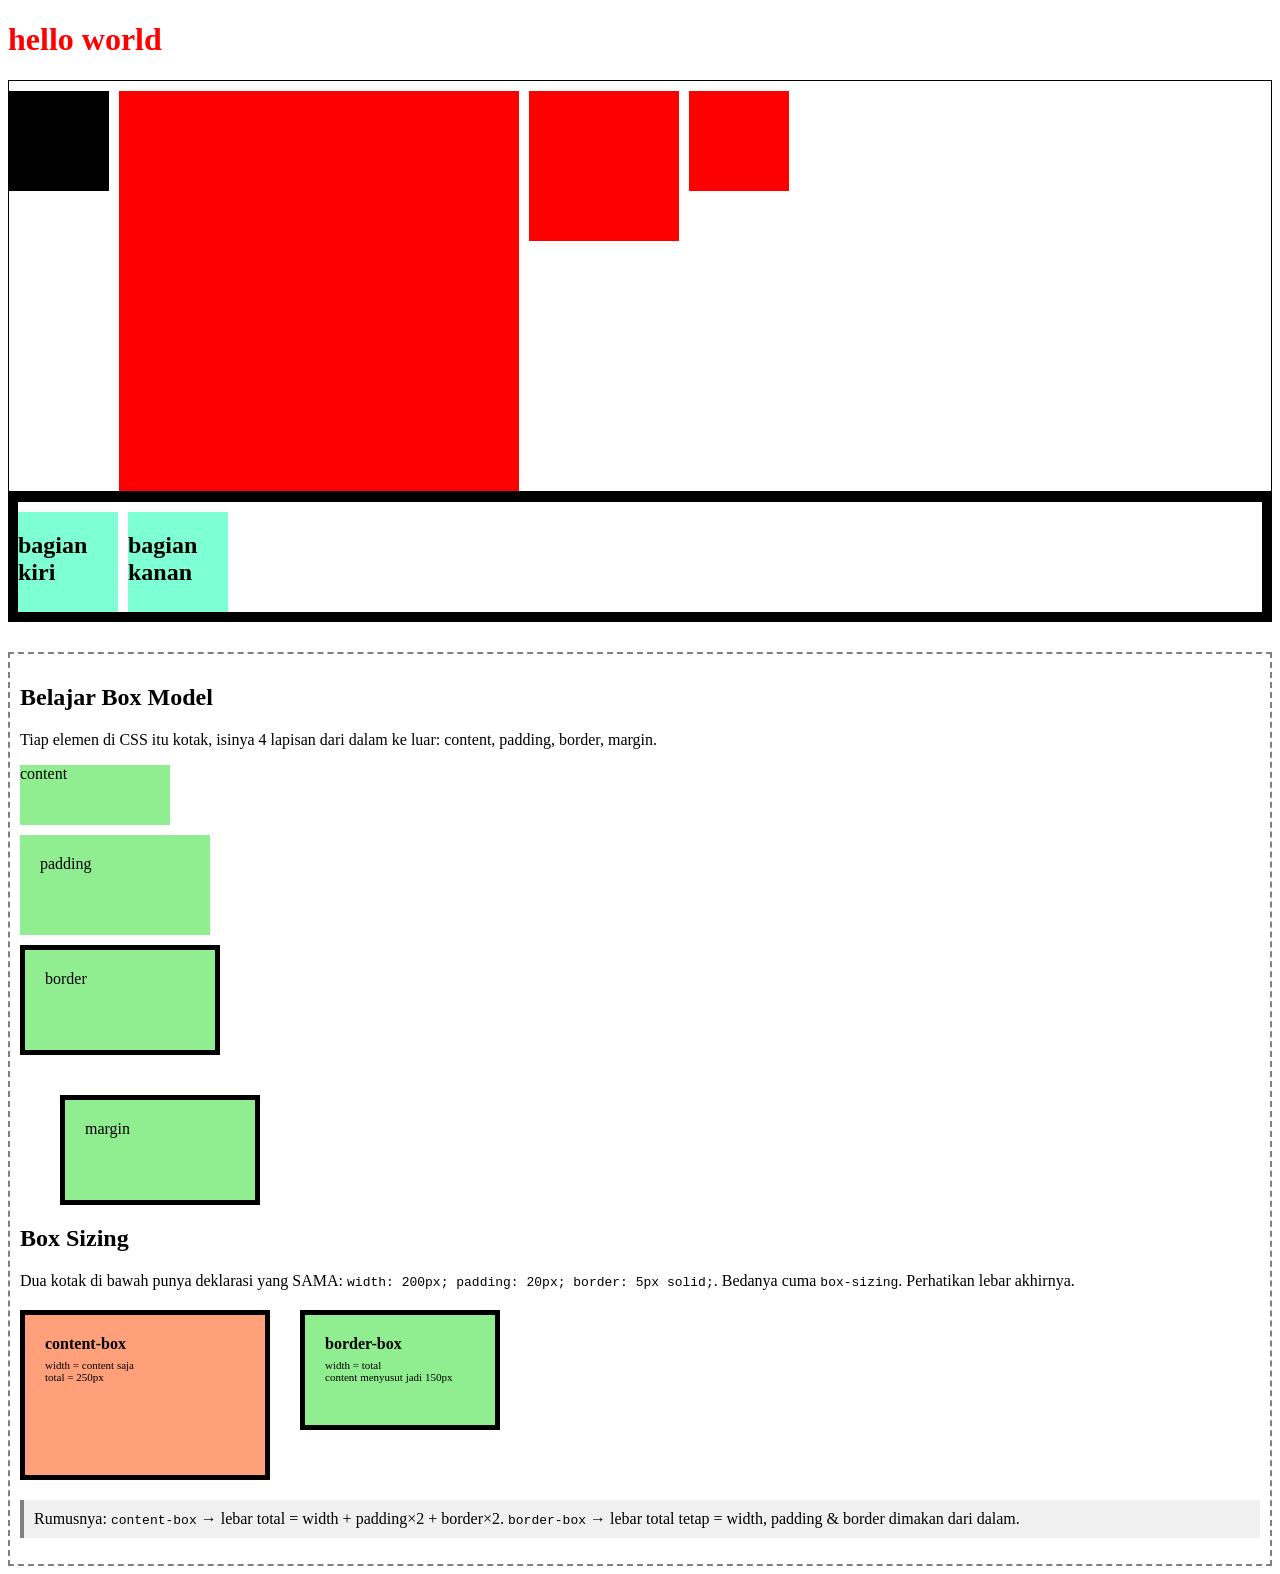
<file: index.html>
<!DOCTYPE html>
<html lang="en">
<head>
    <meta charset="UTF-8">
    <meta name="viewport" content="width=device-width, initial-scale=1.0">
    <title>Document</title>
    <link rel="stylesheet" href="./style.css">
</head>
<body>
    <h1>hello world</h1>

    <section class="section-box">
        <div class="box box-1"></div>
        <div class="box box-2"></div>
        <div class="box box-3"></div>
        <div class="box box-4"></div>
    </section>

    <section class="section-hero">
        <div class="bagian-kiri box">
            <h2>bagian kiri</h2>
        </div>
        <div class="bagian-kanan box">
            <h2>bagian kanan</h2>
        </div>
    </section>

    <!-- belajar box model css -->
    <section class="section-boxmodel">
        <h2>Belajar Box Model</h2>
        <p>Tiap elemen di CSS itu kotak, isinya 4 lapisan dari dalam ke luar: content, padding, border, margin.</p>

        <!-- 1. content saja -->
        <div class="bm-box bm-1">content</div>

        <!-- 2. + padding (ruang dalam, background ikut melebar) -->
        <div class="bm-box bm-2">padding</div>

        <!-- 3. + border (garis tepi kotak) -->
        <div class="bm-box bm-3">border</div>

        <!-- 4. + margin (jarak dorong ke elemen lain) -->
        <div class="bm-box bm-4">margin</div>

        <h2>Box Sizing</h2>
        <p>Dua kotak di bawah punya deklarasi yang SAMA: <code>width: 200px; padding: 20px; border: 5px solid;</code>.
        Bedanya cuma <code>box-sizing</code>. Perhatikan lebar akhirnya.</p>

        <div class="bs-row">
            <!-- width 200px itu HANYA content -> total = 200+40+10 = 250px -->
            <div class="bs-box bs-content">
                <strong>content-box</strong>
                <small>width = content saja<br>total = 250px</small>
            </div>

            <!-- width 200px itu TOTAL -> padding & border dimakan dari dalam -->
            <div class="bs-box bs-border">
                <strong>border-box</strong>
                <small>width = total<br>content menyusut jadi 150px</small>
            </div>
        </div>

        <p class="bs-note">
            Rumusnya: <code>content-box</code> → lebar total = width + padding×2 + border×2.
            <code>border-box</code> → lebar total tetap = width, padding & border dimakan dari dalam.
        </p>
    </section>
</body>
</html>
</file>
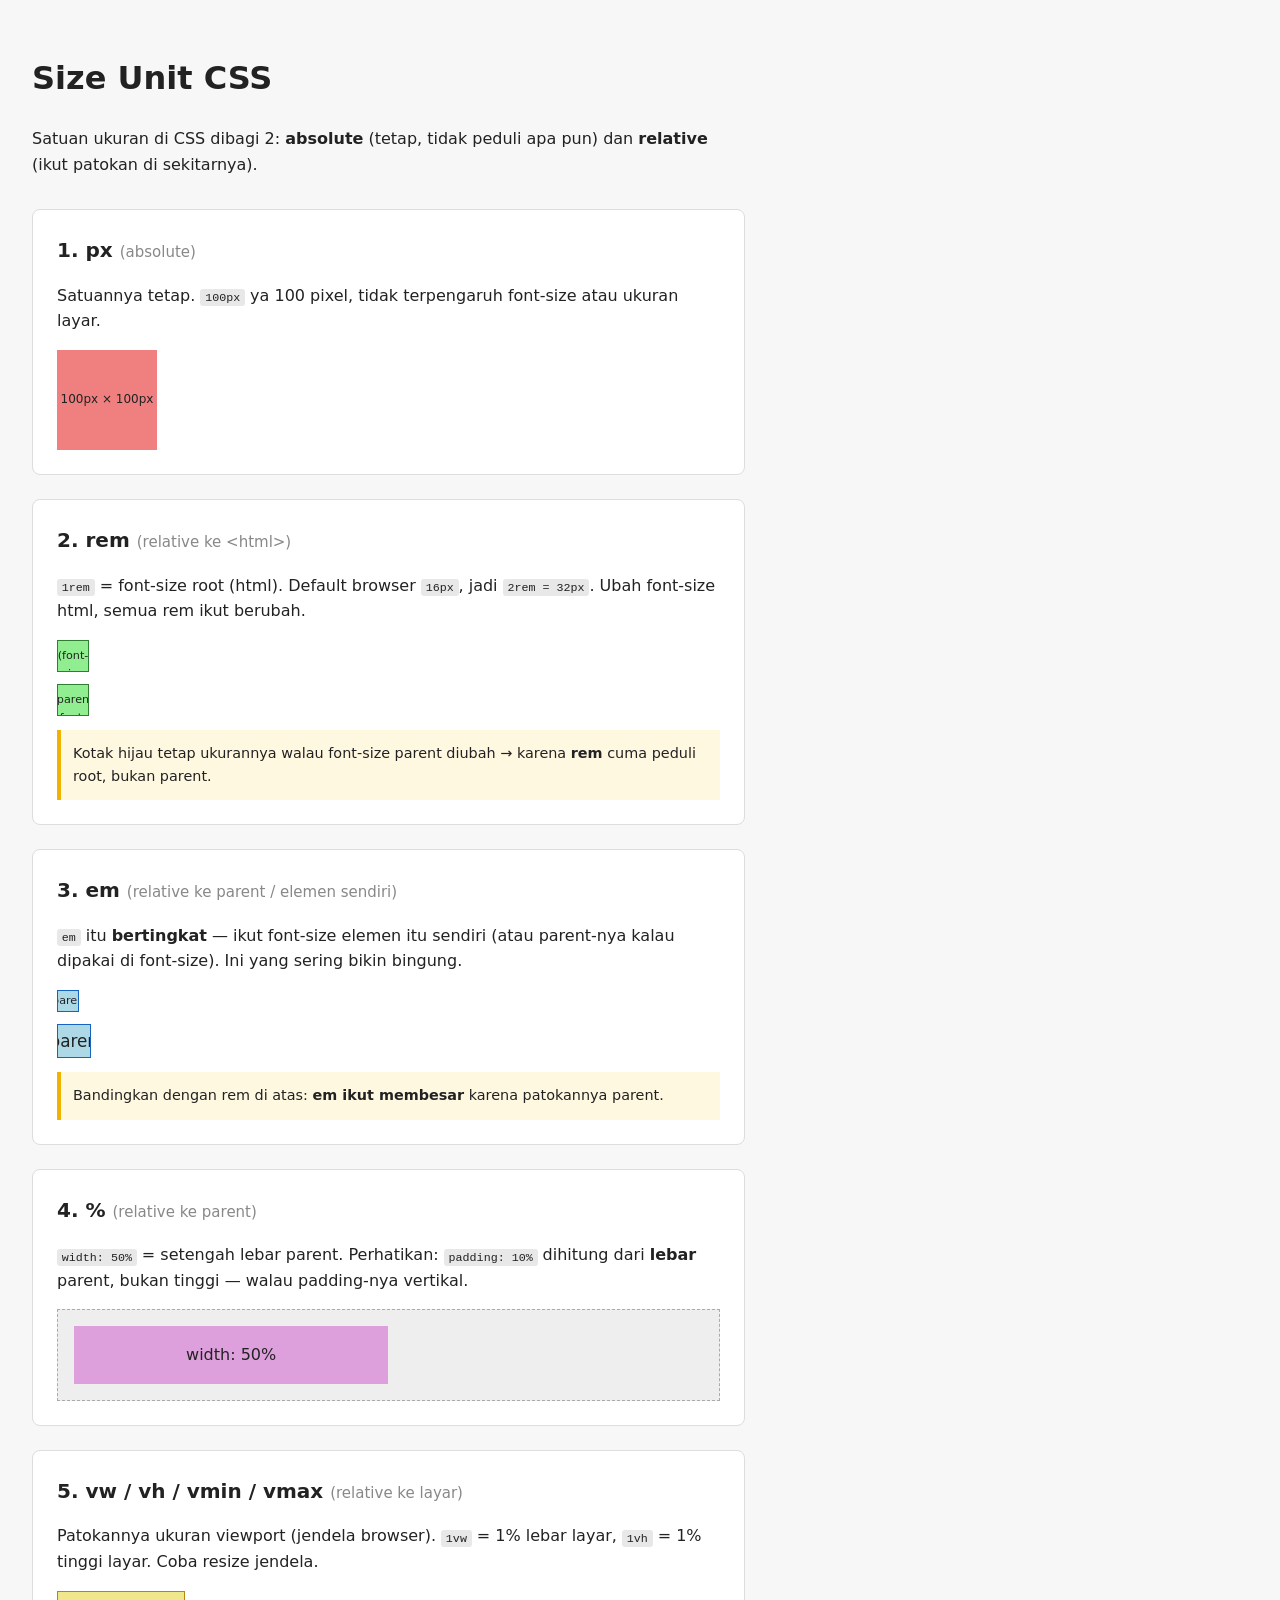
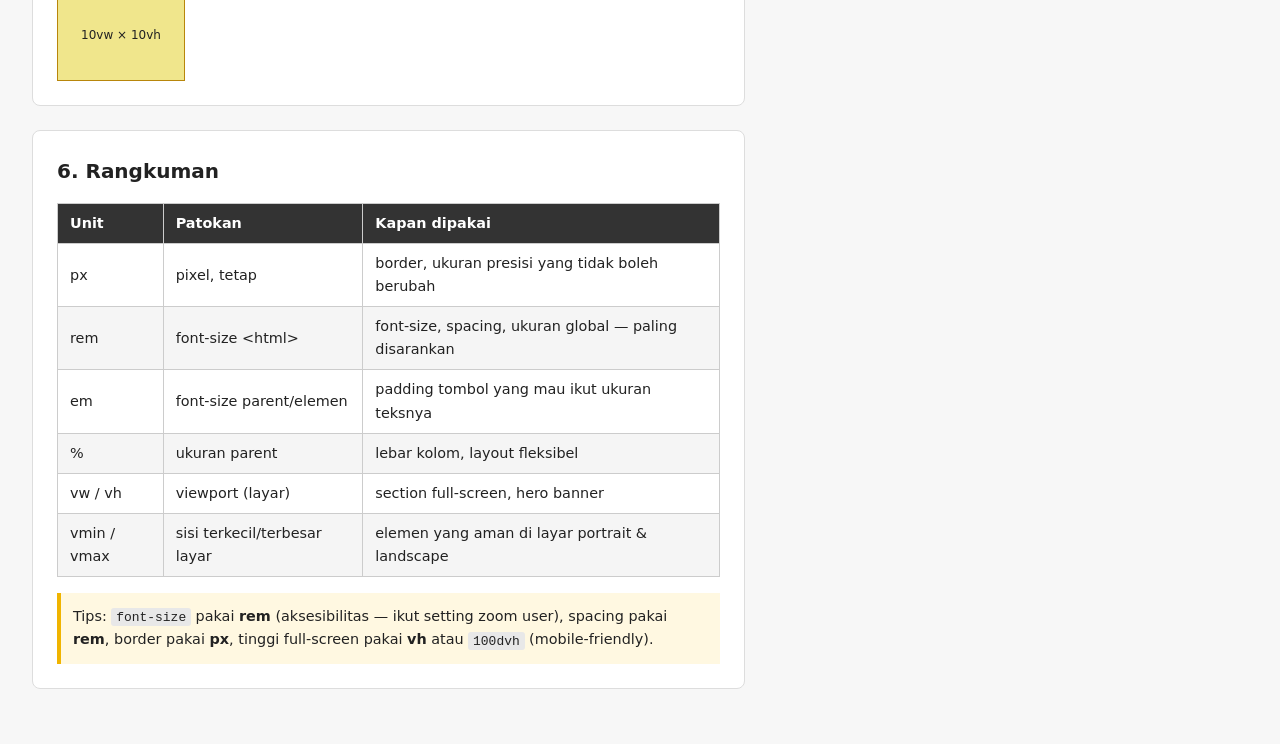
<file: size-unit/index.html>
<!DOCTYPE html>
<html lang="id">
<head>
    <meta charset="UTF-8">
    <meta name="viewport" content="width=device-width, initial-scale=1.0">
    <title>Belajar Size Unit CSS</title>
    <link rel="stylesheet" href="./style.css">
</head>
<body>

    <header class="head">
        <h1>Size Unit CSS</h1>
        <p>Satuan ukuran di CSS dibagi 2: <b>absolute</b> (tetap, tidak peduli apa pun) dan <b>relative</b> (ikut patokan di sekitarnya).</p>
    </header>

    <!-- ============ 1. PX ============ -->
    <section class="demo">
        <h2>1. px <small>(absolute)</small></h2>
        <p>Satuannya tetap. <code>100px</code> ya 100 pixel, tidak terpengaruh font-size atau ukuran layar.</p>
        <div class="px-box">100px × 100px</div>
    </section>

    <!-- ============ 2. REM ============ -->
    <section class="demo">
        <h2>2. rem <small>(relative ke &lt;html&gt;)</small></h2>
        <p><code>1rem</code> = font-size root (html). Default browser <code>16px</code>, jadi <code>2rem = 32px</code>. Ubah font-size html, semua rem ikut berubah.</p>
        <div class="rem-parent">
            <div class="rem-box">2rem × 2rem (font-size normal)</div>
        </div>
        <div class="rem-parent is-big">
            <div class="rem-box">2rem × 2rem (parent font-size 24px)</div>
        </div>
        <p class="note">Kotak hijau tetap ukurannya walau font-size parent diubah → karena <b>rem</b> cuma peduli root, bukan parent.</p>
    </section>

    <!-- ============ 3. EM ============ -->
    <section class="demo">
        <h2>3. em <small>(relative ke parent / elemen sendiri)</small></h2>
        <p><code>em</code> itu <b>bertingkat</b> — ikut font-size elemen itu sendiri (atau parent-nya kalau dipakai di font-size). Ini yang sering bikin bingung.</p>
        <div class="em-parent">
            <div class="em-box">2em × 2em (parent 16px) → 32px</div>
        </div>
        <div class="em-parent is-big">
            <div class="em-box">2em × 2em (parent 24px) → 48px</div>
        </div>
        <p class="note">Bandingkan dengan rem di atas: <b>em ikut membesar</b> karena patokannya parent.</p>
    </section>

    <!-- ============ 4. % ============ -->
    <section class="demo">
        <h2>4. % <small>(relative ke parent)</small></h2>
        <p><code>width: 50%</code> = setengah lebar parent. Perhatikan: <code>padding: 10%</code> dihitung dari <b>lebar</b> parent, bukan tinggi — walau padding-nya vertikal.</p>
        <div class="percent-parent">
            <div class="percent-box">width: 50%</div>
        </div>
    </section>

    <!-- ============ 5. VIEWPORT ============ -->
    <section class="demo">
        <h2>5. vw / vh / vmin / vmax <small>(relative ke layar)</small></h2>
        <p>Patokannya ukuran viewport (jendela browser). <code>1vw</code> = 1% lebar layar, <code>1vh</code> = 1% tinggi layar. Coba resize jendela.</p>
        <div class="vw-box">10vw × 10vh</div>
    </section>

    <!-- ============ 6. RANGKUMAN ============ -->
    <section class="demo">
        <h2>6. Rangkuman</h2>
        <table class="tabel">
            <thead>
                <tr>
                    <th>Unit</th>
                    <th>Patokan</th>
                    <th>Kapan dipakai</th>
                </tr>
            </thead>
            <tbody>
                <tr><td>px</td><td>pixel, tetap</td><td>border, ukuran presisi yang tidak boleh berubah</td></tr>
                <tr><td>rem</td><td>font-size &lt;html&gt;</td><td>font-size, spacing, ukuran global — paling disarankan</td></tr>
                <tr><td>em</td><td>font-size parent/elemen</td><td>padding tombol yang mau ikut ukuran teksnya</td></tr>
                <tr><td>%</td><td>ukuran parent</td><td>lebar kolom, layout fleksibel</td></tr>
                <tr><td>vw / vh</td><td>viewport (layar)</td><td>section full-screen, hero banner</td></tr>
                <tr><td>vmin / vmax</td><td>sisi terkecil/terbesar layar</td><td>elemen yang aman di layar portrait & landscape</td></tr>
            </tbody>
        </table>
        <p class="note">Tips: <code>font-size</code> pakai <b>rem</b> (aksesibilitas — ikut setting zoom user), spacing pakai <b>rem</b>, border pakai <b>px</b>, tinggi full-screen pakai <b>vh</b> atau <code>100dvh</code> (mobile-friendly).</p>
    </section>

</body>
</html>
</file>
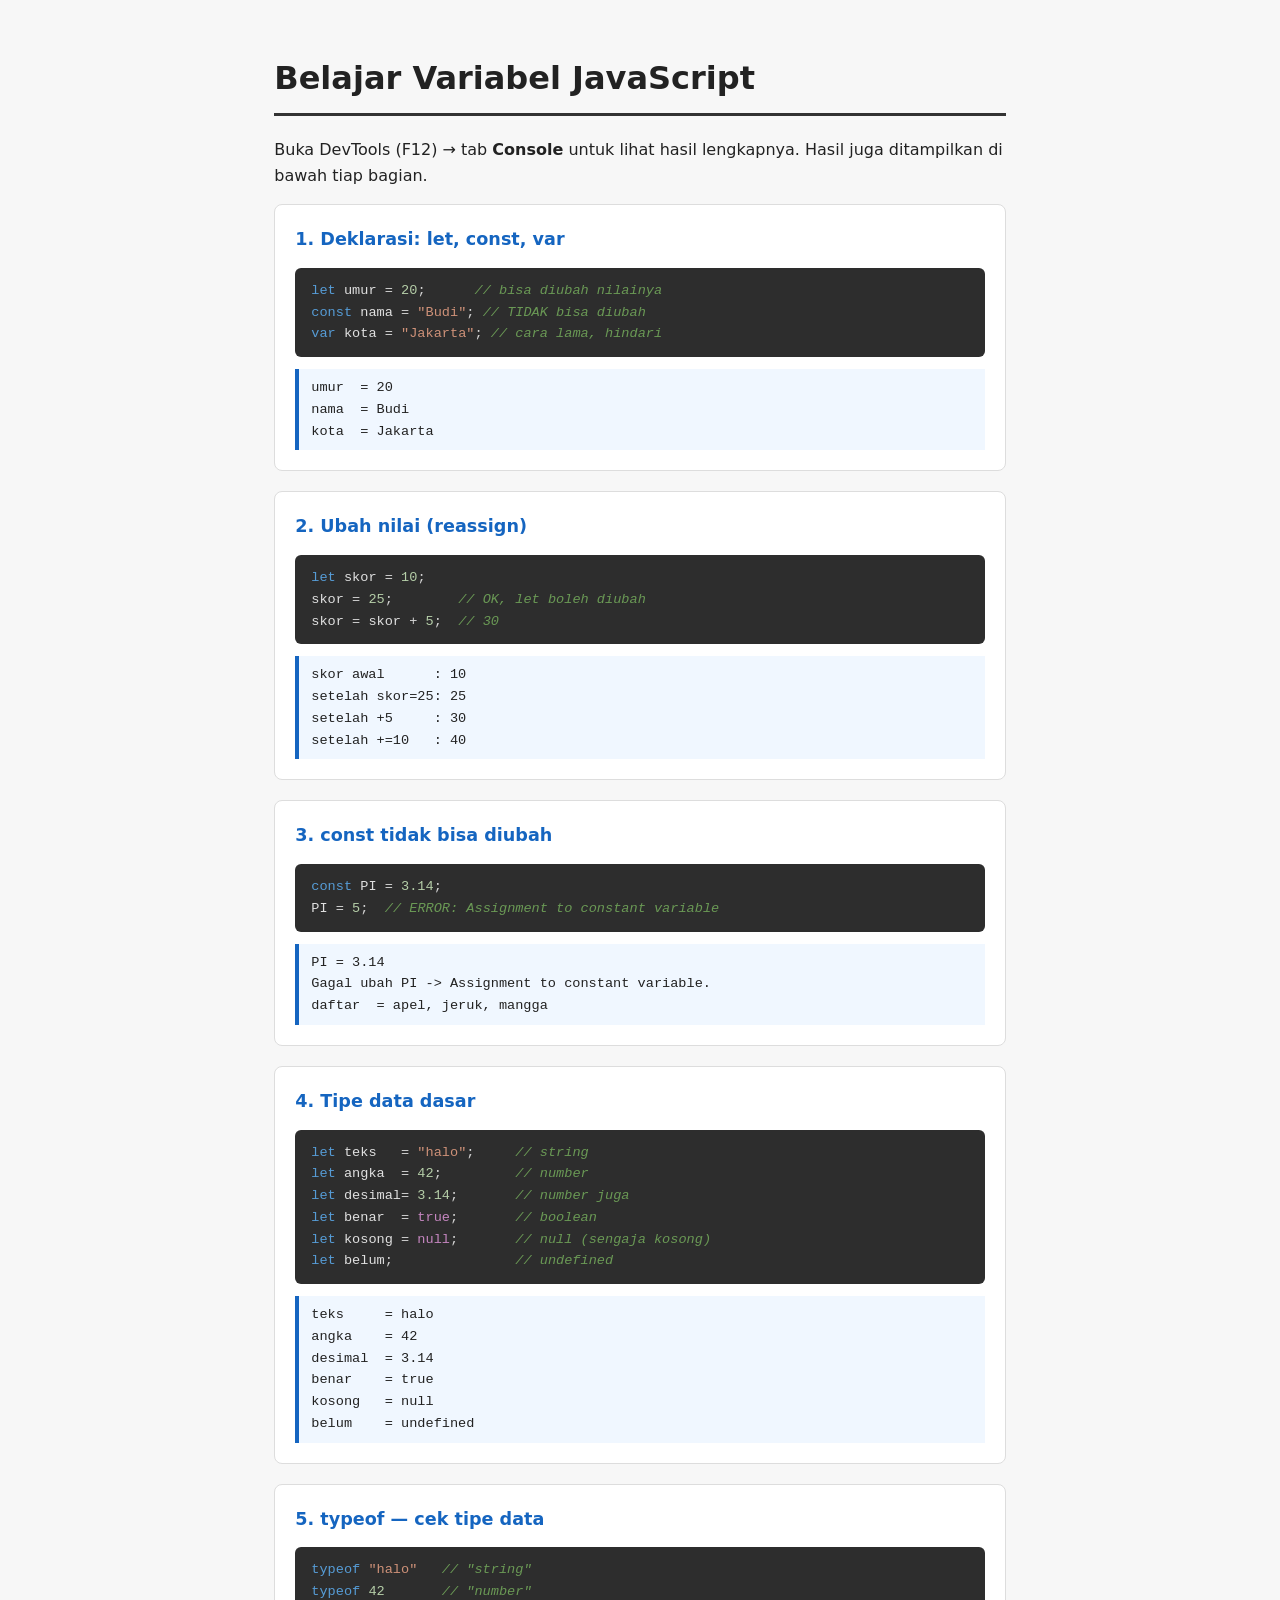
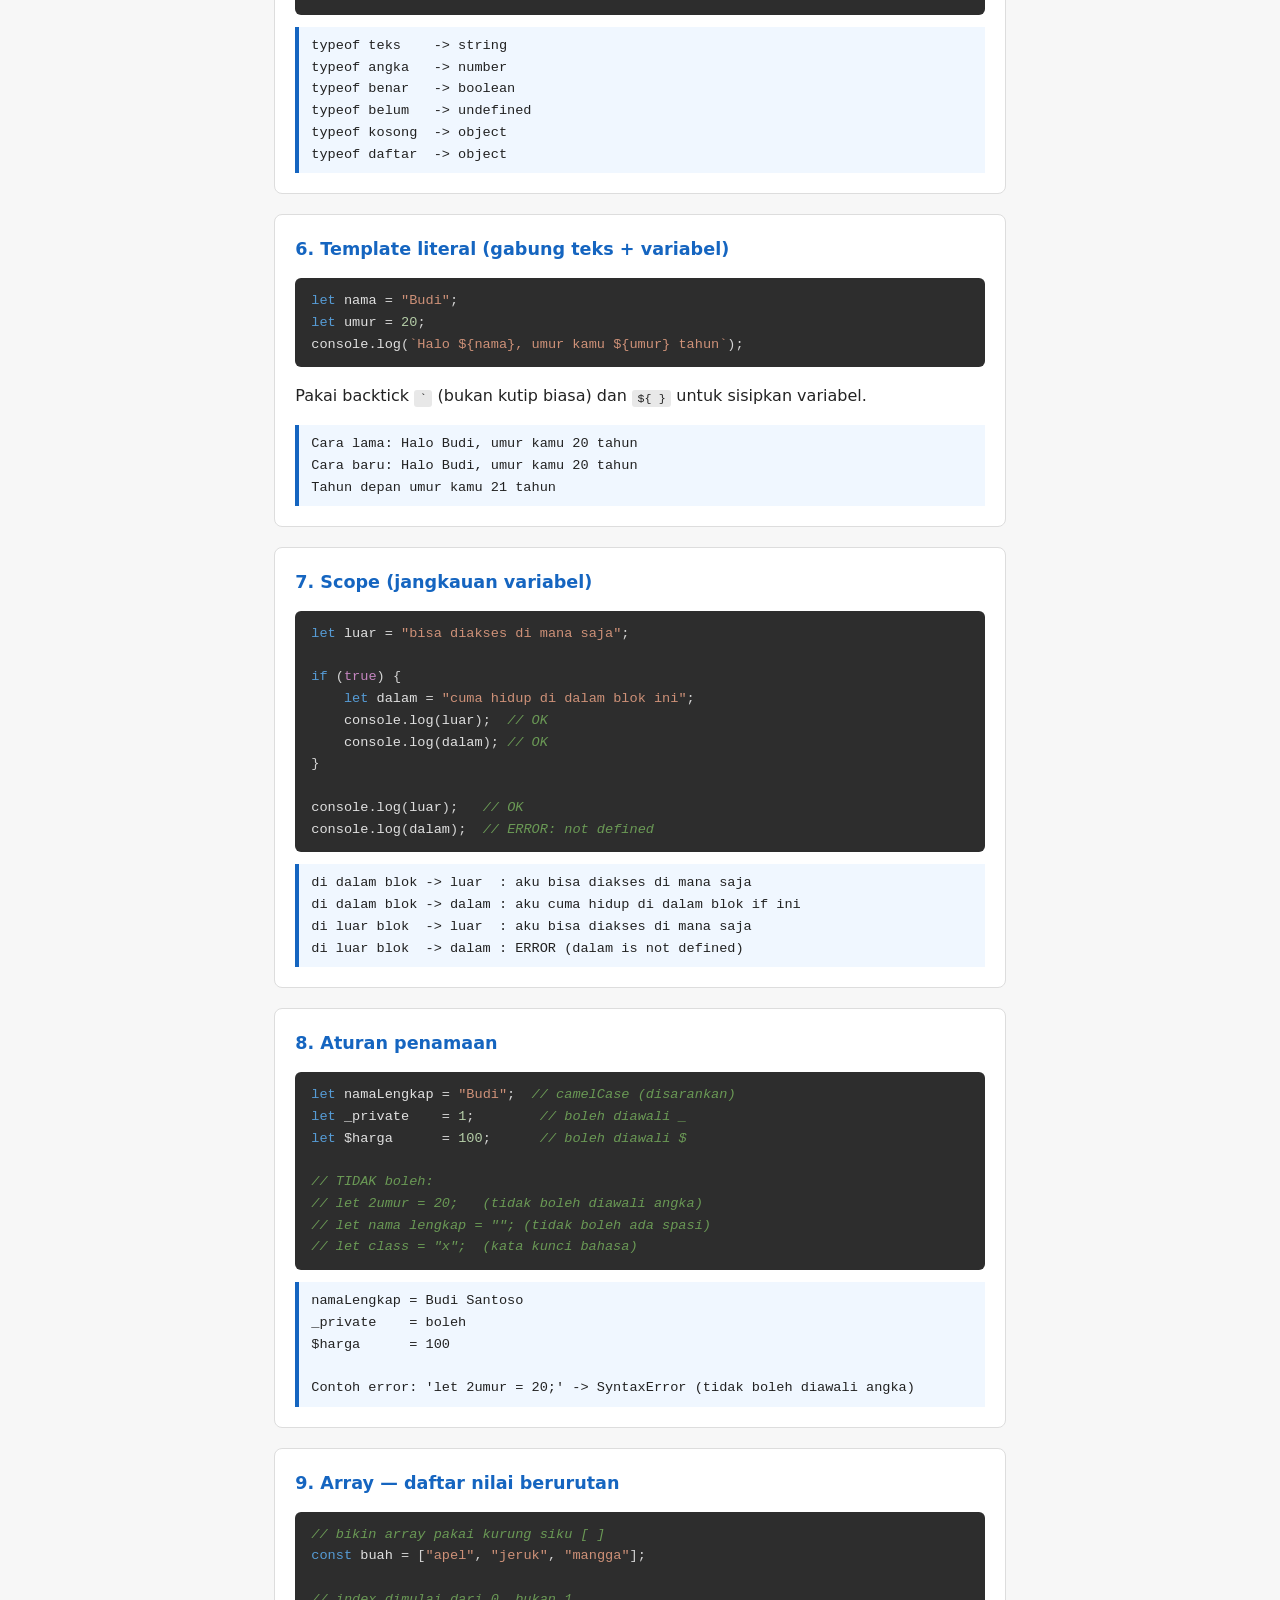
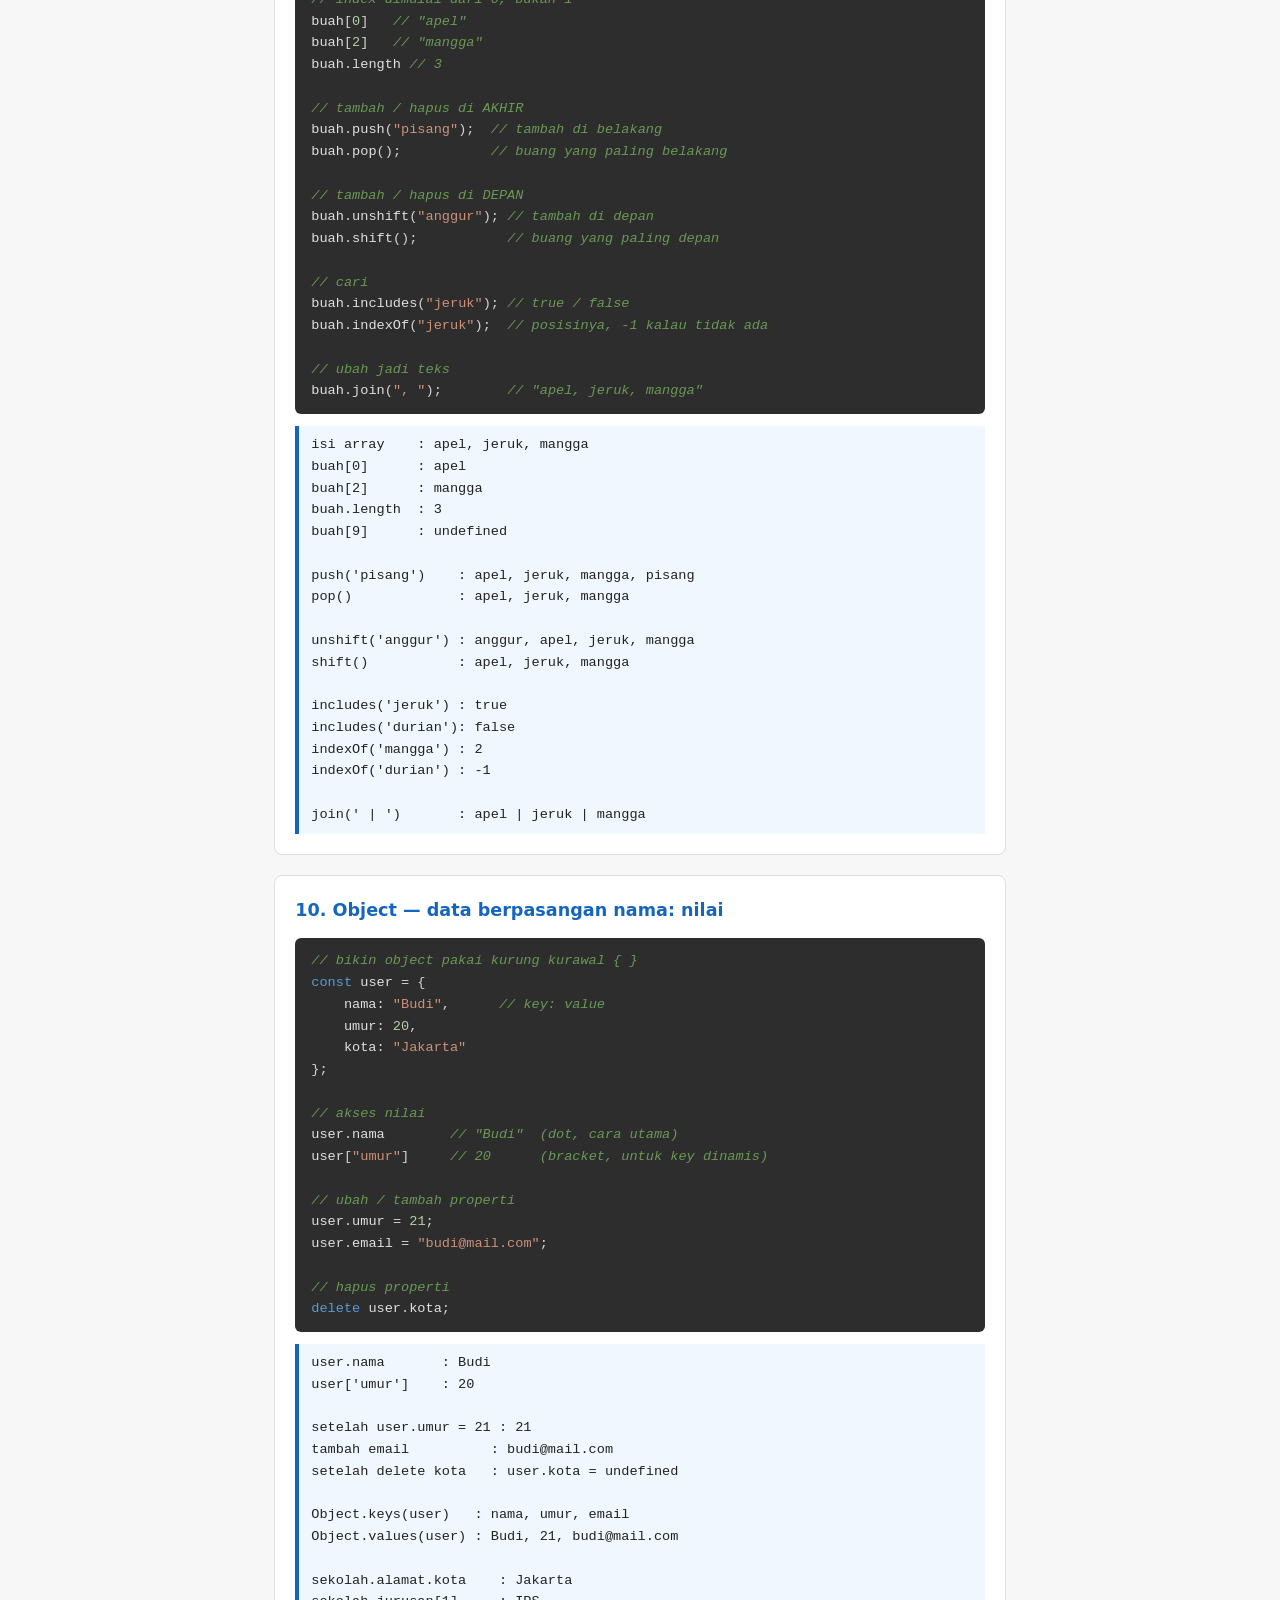
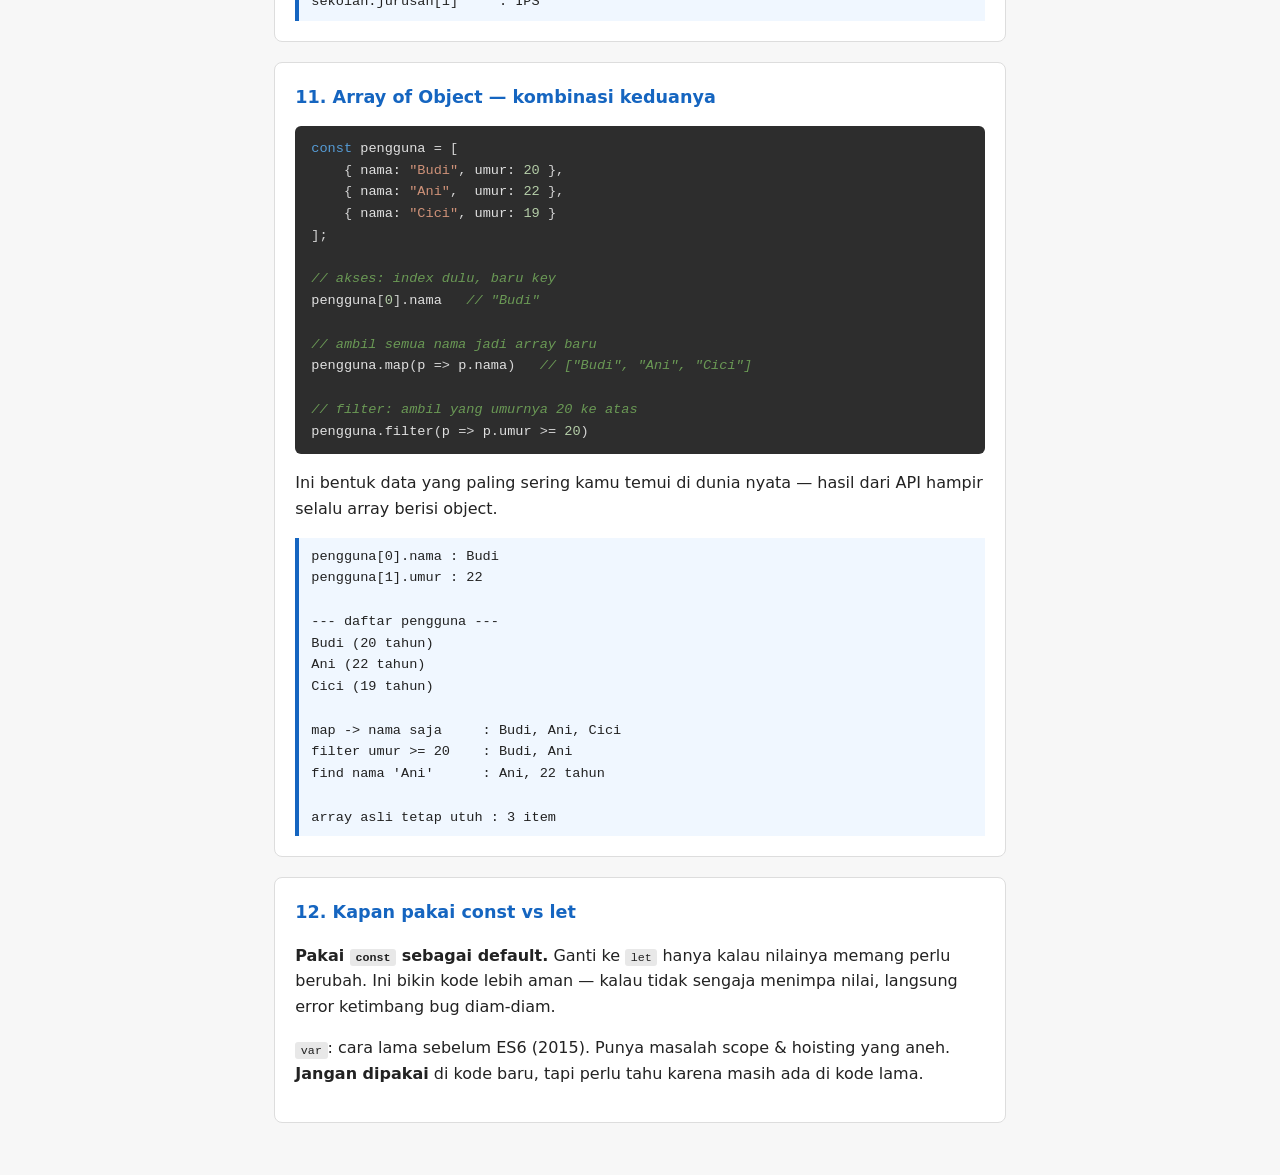
<file: variable/index.html>
<!DOCTYPE html>
<html lang="id">
<head>
    <meta charset="UTF-8">
    <meta name="viewport" content="width=device-width, initial-scale=1.0">
    <title>Belajar Variabel JavaScript</title>
    <style>
        *{
            box-sizing: border-box;
        }

        body{
            font-family: system-ui, sans-serif;
            line-height: 1.6;
            max-width: 75ch;
            margin: 0 auto;
            padding: 2rem 1rem;
            background-color: #f7f7f7;
            color: #222;
        }

        h1{
            border-bottom: 3px solid #333;
            padding-bottom: 0.5rem;
        }

        section{
            background-color: white;
            border: 1px solid #ddd;
            border-radius: 8px;
            padding: 1.25rem;
            margin-bottom: 1.25rem;
        }

        h2{
            margin-top: 0;
            font-size: 1.1rem;
            color: #1565c0;
        }

        code{
            background-color: #e8e8e8;
            padding: 0.1rem 0.35rem;
            border-radius: 3px;
            font-size: 0.9em;
        }

        pre{
            background-color: #2d2d2d;
            color: #e0e0e0;
            padding: 0.75rem 1rem;
            border-radius: 6px;
            overflow-x: auto;
            font-size: 0.85rem;
            margin: 0.75rem 0;
        }

        /* tempat hasil console.log tampil di halaman,
           supaya tidak perlu buka DevTools */
        .output{
            background-color: #f0f7ff;
            border-left: 4px solid #1565c0;
            padding: 0.5rem 0.75rem;
            font-family: monospace;
            font-size: 0.85rem;
            white-space: pre-wrap;
        }

        .output:empty{
            display: none;
        }

        /* ===== WARNA SYNTAX =====
           Palet ini meniru VS Code Dark+ supaya familiar.
           Setiap token dari highlight.js punya satu class warna. */
        .c-komentar{ color: #6a9955; font-style: italic; }  /* komentar  - hijau  */
        .c-string  { color: #ce9178; }                       /* "teks"    - oranye */
        .c-kunci   { color: #569cd6; }                       /* let const - biru   */
        .c-literal { color: #c586c0; }                       /* true null - ungu   */
        .c-angka   { color: #b5cea8; }                       /* 42 3.14   - hijau  */
        .c-simbol  { color: #d4d4d4; }                       /* = ; { }   - abu    */
    </style>
</head>
<body>

    <h1>Belajar Variabel JavaScript</h1>
    <p>Buka DevTools (F12) → tab <b>Console</b> untuk lihat hasil lengkapnya. Hasil juga ditampilkan di bawah tiap bagian.</p>

    <section>
        <h2>1. Deklarasi: let, const, var</h2>
        <pre>let umur = 20;      // bisa diubah nilainya
const nama = "Budi"; // TIDAK bisa diubah
var kota = "Jakarta"; // cara lama, hindari</pre>
        <div class="output" id="out-1"></div>
    </section>

    <section>
        <h2>2. Ubah nilai (reassign)</h2>
        <pre>let skor = 10;
skor = 25;        // OK, let boleh diubah
skor = skor + 5;  // 30</pre>
        <div class="output" id="out-2"></div>
    </section>

    <section>
        <h2>3. const tidak bisa diubah</h2>
        <pre>const PI = 3.14;
PI = 5;  // ERROR: Assignment to constant variable</pre>
        <div class="output" id="out-3"></div>
    </section>

    <section>
        <h2>4. Tipe data dasar</h2>
        <pre>let teks   = "halo";     // string
let angka  = 42;         // number
let desimal= 3.14;       // number juga
let benar  = true;       // boolean
let kosong = null;       // null (sengaja kosong)
let belum;               // undefined</pre>
        <div class="output" id="out-4"></div>
    </section>

    <section>
        <h2>5. typeof — cek tipe data</h2>
        <pre>typeof "halo"   // "string"
typeof 42       // "number"</pre>
        <div class="output" id="out-5"></div>
    </section>

    <section>
        <h2>6. Template literal (gabung teks + variabel)</h2>
        <pre>let nama = "Budi";
let umur = 20;
console.log(`Halo ${nama}, umur kamu ${umur} tahun`);</pre>
        <p>Pakai backtick <code>`</code> (bukan kutip biasa) dan <code>${ }</code> untuk sisipkan variabel.</p>
        <div class="output" id="out-6"></div>
    </section>

    <section>
        <h2>7. Scope (jangkauan variabel)</h2>
        <pre>let luar = "bisa diakses di mana saja";

if (true) {
    let dalam = "cuma hidup di dalam blok ini";
    console.log(luar);  // OK
    console.log(dalam); // OK
}

console.log(luar);   // OK
console.log(dalam);  // ERROR: not defined</pre>
        <div class="output" id="out-7"></div>
    </section>

    <section>
        <h2>8. Aturan penamaan</h2>
        <pre>let namaLengkap = "Budi";  // camelCase (disarankan)
let _private    = 1;        // boleh diawali _
let $harga      = 100;      // boleh diawali $

// TIDAK boleh:
// let 2umur = 20;   (tidak boleh diawali angka)
// let nama lengkap = ""; (tidak boleh ada spasi)
// let class = "x";  (kata kunci bahasa)</pre>
        <div class="output" id="out-8"></div>
    </section>

    <section>
        <h2>9. Array — daftar nilai berurutan</h2>
        <pre>// bikin array pakai kurung siku [ ]
const buah = ["apel", "jeruk", "mangga"];

// index dimulai dari 0, bukan 1
buah[0]   // "apel"
buah[2]   // "mangga"
buah.length // 3

// tambah / hapus di AKHIR
buah.push("pisang");  // tambah di belakang
buah.pop();           // buang yang paling belakang

// tambah / hapus di DEPAN
buah.unshift("anggur"); // tambah di depan
buah.shift();           // buang yang paling depan

// cari
buah.includes("jeruk"); // true / false
buah.indexOf("jeruk");  // posisinya, -1 kalau tidak ada

// ubah jadi teks
buah.join(", ");        // "apel, jeruk, mangga"</pre>
        <div class="output" id="out-9"></div>
    </section>

    <section>
        <h2>10. Object — data berpasangan nama: nilai</h2>
        <pre>// bikin object pakai kurung kurawal { }
const user = {
    nama: "Budi",      // key: value
    umur: 20,
    kota: "Jakarta"
};

// akses nilai
user.nama        // "Budi"  (dot, cara utama)
user["umur"]     // 20      (bracket, untuk key dinamis)

// ubah / tambah properti
user.umur = 21;
user.email = "budi@mail.com";

// hapus properti
delete user.kota;</pre>
        <div class="output" id="out-10"></div>
    </section>

    <section>
        <h2>11. Array of Object — kombinasi keduanya</h2>
        <pre>const pengguna = [
    { nama: "Budi", umur: 20 },
    { nama: "Ani",  umur: 22 },
    { nama: "Cici", umur: 19 }
];

// akses: index dulu, baru key
pengguna[0].nama   // "Budi"

// ambil semua nama jadi array baru
pengguna.map(p => p.nama)   // ["Budi", "Ani", "Cici"]

// filter: ambil yang umurnya 20 ke atas
pengguna.filter(p => p.umur >= 20)</pre>
        <p>Ini bentuk data yang paling sering kamu temui di dunia nyata — hasil dari API hampir selalu array berisi object.</p>
        <div class="output" id="out-11"></div>
    </section>

    <section>
        <h2>12. Kapan pakai const vs let</h2>
        <p><b>Pakai <code>const</code> sebagai default.</b> Ganti ke <code>let</code> hanya kalau nilainya memang perlu berubah. Ini bikin kode lebih aman — kalau tidak sengaja menimpa nilai, langsung error ketimbang bug diam-diam.</p>
        <p><code>var</code>: cara lama sebelum ES6 (2015). Punya masalah scope &amp; hoisting yang aneh. <b>Jangan dipakai</b> di kode baru, tapi perlu tahu karena masih ada di kode lama.</p>
    </section>

    <script src="./highlight.js"></script>
    <script src="./script.js"></script>
</body>
</html>
</file>
<file: style.css>
*{
    box-sizing: border-box;
}

h1{
    color: red;
}

.box{                    /*ini namanya selector*/
    width: 100px;
    height: 100px;
    background-color: red;
    margin-top: 10px;
}

.box-1{
    background-color: black; /*ini namanya properti*/
}

.box-2{
    width: 400px;
    height: 400px;
}

.box-3{
    width: 150px;
    height: 150px;
}

.section-box{
    display: flex;
    gap: 10px;
    border: 1px solid black;
}

.section-hero{
    display: flex;
    gap: 10px;
    border: 10px solid black;
}
.section-hero .box{
    background-color: aquamarine;
}

/* ===== BELAJAR BOX MODEL ===== */

.section-boxmodel{
    margin-top: 30px;
    padding: 10px;
    border: 2px dashed gray;
}

/* dasar semua kotak demo:
   - width/height  = ukuran CONTENT (isi di dalam)
   - margin        = jarak keluar, dorong elemen lain menjauh (tidak kena background)
   - padding       = jarak dalam, antara content dan border (kena background)
   - border        = garis tepi kotak
   - background    = meliputi content + padding + border
*/
.bm-box{
    width: 150px;
    height: 60px;
    background-color: lightgreen;
    margin-bottom: 10px;   /* jarak antar kotak */
    box-sizing: content-box; /* biar mudah dilihat: width itu HANYA content */
}

/* 1. content doang - tidak ada padding/border */
.bm-1{
    padding: 0;
    border: 0;
}

/* 2. content + padding: kotak jadi lebih besar,
   background ikut melebar mengisi padding */
.bm-2{
    padding: 20px;
    border: 0;
}

/* 3. content + padding + border:
   border digambar di luar padding, warnanya beda biar kelihatan */
.bm-3{
    padding: 20px;
    border: 5px solid black;
}

/* 4. pakai semuanya:
   margin mendorong kotak ini menjauh dari elemen lain,
   area margin tetap kosong / transparan (tidak ada background) */
.bm-4{
    padding: 20px;
    border: 5px solid black;
    margin-top: 40px;
    margin-left: 40px;
}

/* ===== BOX SIZING =====
   box-sizing menentukan: width/height itu ukuran APA?

   - content-box (default): width/height = ukuran CONTENT saja.
     padding & border ditambahkan DI LUAR-nya, jadi kotak membesar.
     width:200 + padding:20*2 + border:5*2  ->  total 250px

   - border-box: width/height = ukuran TOTAL (content+padding+border).
     padding & border dimakan dari dalam, content-nya yang menyusut.
     width:200 tetap 200px, content jadi 200-40-10 = 150px

   Praktik nyata: hampir semua project pakai border-box supaya
   lebar elemen tidak melar diam-diam dan layout gampang dihitung.
   Trik umum: * { box-sizing: border-box; } di paling atas CSS.
*/

.bs-row{
    display: flex;
    gap: 30px;
    align-items: flex-start;
    margin-top: 20px;
}

/* deklarasi dasar yang SAMA untuk kedua kotak */
.bs-box{
    width: 200px;
    height: 120px;
    padding: 20px;
    border: 5px solid black;
    background-color: lightblue;
    box-sizing: content-box; /* sengaja, biar jelas lihat bedanya */
}

/* tetap pakai rumus content-box -> total melar jadi 250px */
.bs-content{
    background-color: lightsalmon;
}

/* di sini width 200px jadi ukuran TOTAL, bukan content */
.bs-border{
    box-sizing: border-box;
    background-color: lightgreen;
}

.bs-box small{
    display: block;
    margin-top: 6px;
    font-size: 11px;
}

.bs-note{
    margin-top: 20px;
    padding: 10px;
    background-color: #f0f0f0;
    border-left: 4px solid gray;
}
</file>
<file: size-unit/style.css>
/* ============================================================
   BELAJAR SIZE UNIT CSS
   ============================================================ */

*{
    box-sizing: border-box;
}

body{
    font-family: system-ui, sans-serif;
    line-height: 1.6;
    margin: 0;
    padding: 2rem;
    background-color: #f7f7f7;
    color: #222;
}

code{
    background-color: #e8e8e8;
    padding: 0.1rem 0.3rem;
    border-radius: 3px;
    font-size: 0.9em;
}

.head{
    max-width: 70ch;
    margin-bottom: 2rem;
}

/* tiap blok demo */
.demo{
    background-color: white;
    border: 1px solid #ddd;
    border-radius: 8px;
    padding: 1.5rem;
    margin-bottom: 1.5rem;
    max-width: 70ch;
}

.demo h2{
    margin-top: 0;
    font-size: 1.25rem;
}

.demo h2 small{
    font-weight: normal;
    color: #888;
    font-size: 0.75em;   /* em di sini = 0.75 * ukuran h2 */
}

.note{
    background-color: #fff8e1;
    border-left: 4px solid #f0b400;
    padding: 0.75rem;
    margin-bottom: 0;
    font-size: 0.9rem;
}

/* ---------- 1. PX (absolute) ---------- */
.px-box{
    width: 100px;          /* tetap, tidak peduli apa pun */
    height: 100px;
    background-color: lightcoral;
    display: flex;
    align-items: center;
    justify-content: center;
    font-size: 12px;
    text-align: center;
}

/* ---------- 2. REM (relative ke html) ---------- */
.rem-parent{
    font-size: 16px;
    margin-bottom: 0.75rem;
}

.rem-parent.is-big{
    font-size: 24px;       /* parent diperbesar */
}

.rem-box{
    width: 2rem;           /* SELALU 32px, karena 1rem = 16px (root) */
    height: 2rem;
    background-color: lightgreen;
    border: 1px solid #2e7d32;
    font-size: 0.7rem;
    display: flex;
    align-items: center;
    justify-content: center;
    text-align: center;
    padding: 0.25rem;
    overflow: hidden;
}

/* ---------- 3. EM (relative ke parent/elemen) ---------- */
.em-parent{
    font-size: 16px;
    margin-bottom: 0.75rem;
}

.em-parent.is-big{
    font-size: 24px;       /* parent diperbesar */
}

.em-box{
    width: 2em;            /* ikut font-size parent: 16px -> 32px, 24px -> 48px */
    height: 2em;
    background-color: lightblue;
    border: 1px solid #1565c0;
    font-size: 0.7em;
    display: flex;
    align-items: center;
    justify-content: center;
    text-align: center;
    padding: 0.25em;
    overflow: hidden;
}

/* ---------- 4. PERSEN ---------- */
.percent-parent{
    width: 100%;
    background-color: #eee;
    padding: 1rem;
    border: 1px dashed #aaa;
}

.percent-box{
    width: 50%;            /* setengah dari parent */
    background-color: plum;
    padding: 1rem;
    text-align: center;
}

/* ---------- 5. VIEWPORT ---------- */
.vw-box{
    width: 10vw;           /* 10% lebar layar */
    height: 10vh;          /* 10% tinggi layar */
    background-color: khaki;
    border: 1px solid #b8860b;
    display: flex;
    align-items: center;
    justify-content: center;
    font-size: 0.75rem;
    text-align: center;
}

/* ---------- 6. TABEL RANGKUMAN ---------- */
.tabel{
    width: 100%;
    border-collapse: collapse;
    font-size: 0.9rem;
    margin-bottom: 1rem;
}

.tabel th,
.tabel td{
    border: 1px solid #ccc;
    padding: 0.5rem 0.75rem;
    text-align: left;
}

.tabel th{
    background-color: #333;
    color: white;
}

.tabel tbody tr:nth-child(even){
    background-color: #f5f5f5;
}
</file>
